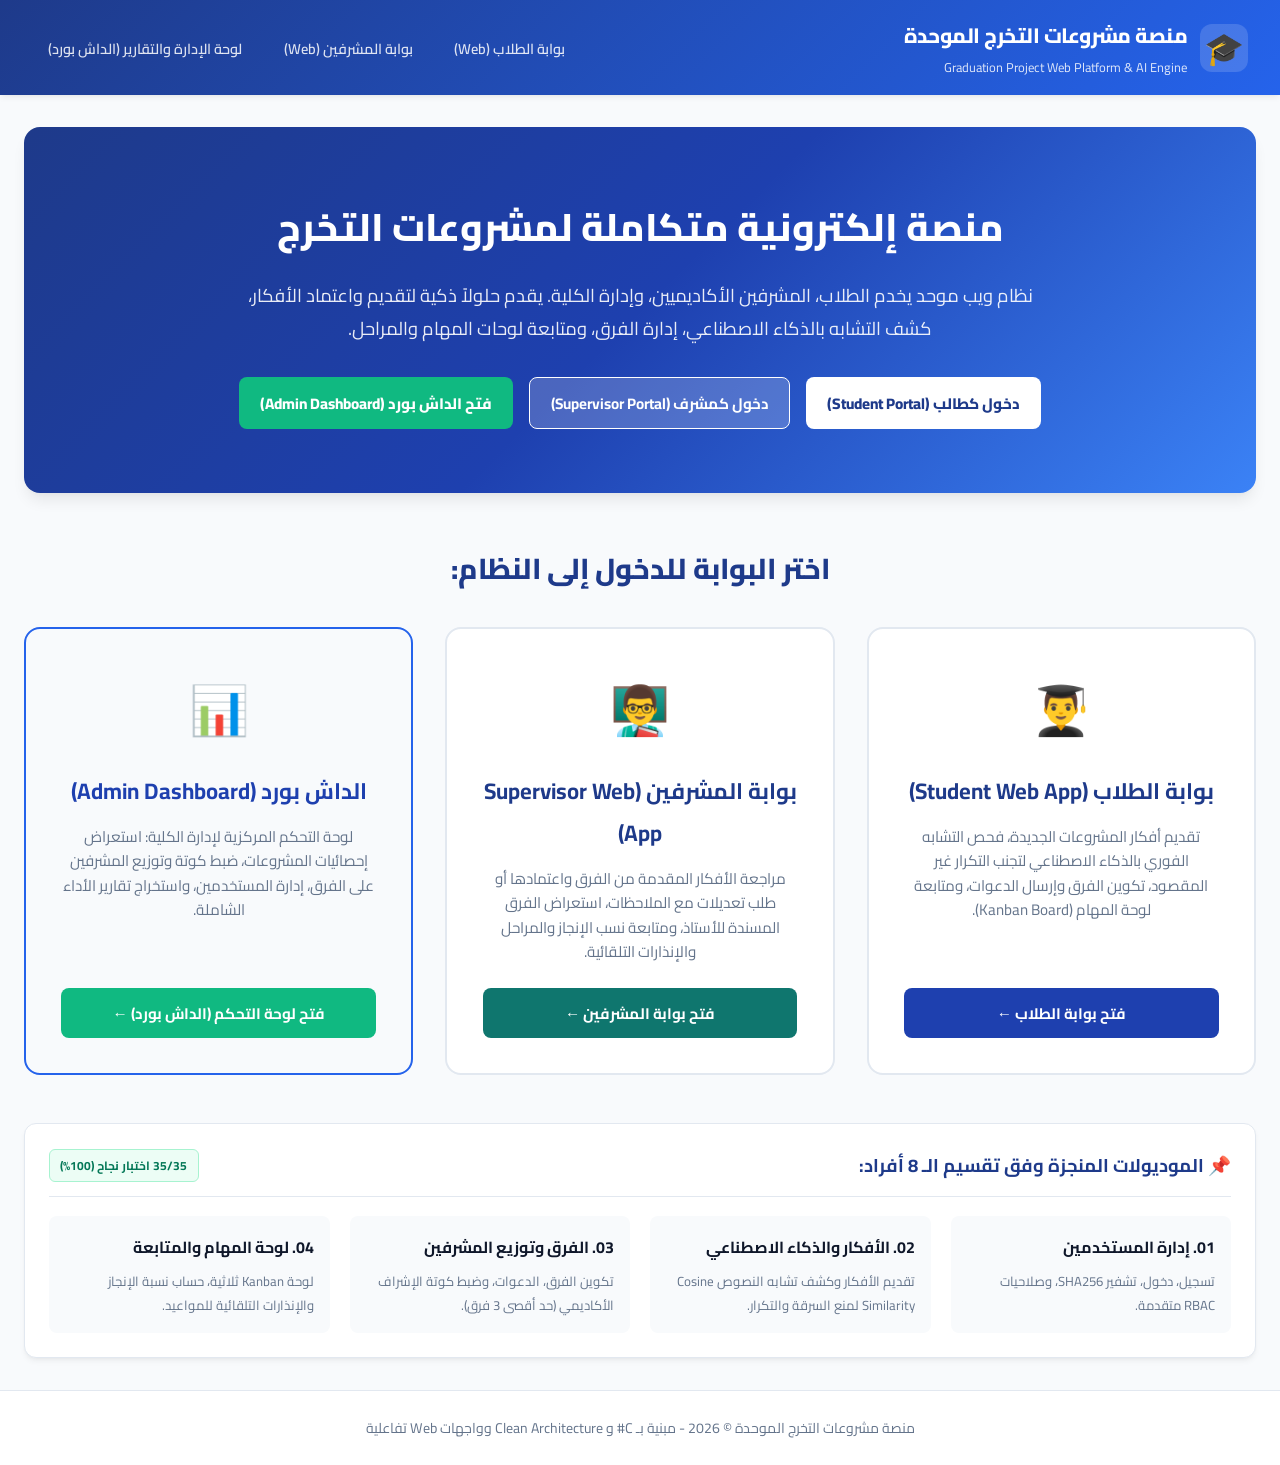
<file: src/WebUI/index.html>
<!DOCTYPE html>
<html lang="ar" dir="rtl">
<head>
    <meta charset="UTF-8">
    <meta name="viewport" content="width=device-width, initial-scale=1.0">
    <title>منصة مشروعات التخرج الموحدة | الرئيسية وتسجيل الدخول</title>
    <link href="https://fonts.googleapis.com/css2?family=Cairo:wght@400;600;700;800&display=swap" rel="stylesheet">
    <link rel="stylesheet" href="css/style.css">
    <style>
        .hero {
            background: linear-gradient(135deg, #1e3a8a 0%, #1e40af 50%, #3b82f6 100%);
            color: white;
            padding: 4rem 2rem;
            text-align: center;
            border-radius: 16px;
            margin-bottom: 3rem;
            box-shadow: var(--shadow-lg);
        }
        .hero h1 { font-size: 2.4rem; font-weight: 800; margin-bottom: 1rem; }
        .hero p { font-size: 1.15rem; max-width: 800px; margin: 0 auto 2rem; opacity: 0.9; line-height: 1.8; }
        .role-cards {
            display: grid;
            grid-template-columns: repeat(auto-fit, minmax(320px, 1fr));
            gap: 2rem;
            margin-bottom: 3rem;
        }
        .role-card {
            background: white;
            border: 2px solid var(--border);
            border-radius: 16px;
            padding: 2.2rem;
            text-align: center;
            transition: all 0.3s ease;
            display: flex;
            flex-direction: column;
            justify-content: space-between;
        }
        .role-card:hover {
            transform: translateY(-6px);
            border-color: var(--primary);
            box-shadow: var(--shadow-lg);
        }
        .role-icon {
            font-size: 3rem;
            margin-bottom: 1rem;
            display: inline-block;
        }
        .role-card h3 { font-size: 1.4rem; color: var(--primary-dark); margin-bottom: 0.8rem; }
        .role-card p { color: var(--text-muted); font-size: 0.95rem; line-height: 1.6; margin-bottom: 1.5rem; flex: 1; }
    </style>
</head>
<body>

    <nav class="navbar">
        <div class="nav-container">
            <a href="index.html" class="brand">
                <div class="brand-icon">🎓</div>
                <div class="brand-text">
                    <h1>منصة مشروعات التخرج الموحدة</h1>
                    <p>Graduation Project Web Platform & AI Engine</p>
                </div>
            </a>
            <ul class="nav-links">
                <li><a href="student.html" class="nav-link">بوابة الطلاب (Web)</a></li>
                <li><a href="supervisor.html" class="nav-link">بوابة المشرفين (Web)</a></li>
                <li><a href="admin.html" class="nav-link">لوحة الإدارة والتقارير (الداش بورد)</a></li>
            </ul>
        </div>
    </nav>

    <div class="main-wrapper">
        <div class="hero">
            <h1>منصة إلكترونية متكاملة لمشروعات التخرج</h1>
            <p>
                نظام ويب موحد يخدم الطلاب، المشرفين الأكاديميين، وإدارة الكلية. يقدم حلولاً ذكية لتقديم واعتماد الأفكار، كشف التشابه بالذكاء الاصطناعي، إدارة الفرق، ومتابعة لوحات المهام والمراحل.
            </p>
            <div style="display: flex; justify-content: center; gap: 1rem; flex-wrap: wrap;">
                <a href="student.html" class="btn" style="background: white; color: var(--primary-dark); font-weight: 800;">دخول كطالب (Student Portal)</a>
                <a href="supervisor.html" class="btn" style="background: rgba(255,255,255,0.2); border: 1px solid white;">دخول كمشرف (Supervisor Portal)</a>
                <a href="admin.html" class="btn btn-success" style="font-weight: 800;">فتح الداش بورد (Admin Dashboard)</a>
            </div>
        </div>

        <h2 style="text-align: center; margin-bottom: 2rem; font-size: 1.8rem; font-weight: 800; color: #1e3a8a;">
            اختر البوابة للدخول إلى النظام:
        </h2>

        <div class="role-cards">
            <!-- Student Web App -->
            <div class="role-card">
                <div>
                    <span class="role-icon">👨‍🎓</span>
                    <h3>بوابة الطلاب (Student Web App)</h3>
                    <p>
                        تقديم أفكار المشروعات الجديدة، فحص التشابه الفوري بالذكاء الاصطناعي لتجنب التكرار غير المقصود، تكوين الفرق وإرسال الدعوات، ومتابعة لوحة المهام (Kanban Board).
                    </p>
                </div>
                <a href="student.html" class="btn" style="width: 100%;">فتح بوابة الطلاب &larr;</a>
            </div>

            <!-- Supervisor Web App -->
            <div class="role-card">
                <div>
                    <span class="role-icon">👨‍🏫</span>
                    <h3>بوابة المشرفين (Supervisor Web App)</h3>
                    <p>
                        مراجعة الأفكار المقدمة من الفرق واعتمادها أو طلب تعديلات مع الملاحظات، استعراض الفرق المسندة للأستاذ، ومتابعة نسب الإنجاز والمراحل والإنذارات التلقائية.
                    </p>
                </div>
                <a href="supervisor.html" class="btn" style="width: 100%; background: #0f766e;">فتح بوابة المشرفين &larr;</a>
            </div>

            <!-- Admin Dashboard -->
            <div class="role-card" style="border-color: #2563eb; background: #f8fafc;">
                <div>
                    <span class="role-icon">📊</span>
                    <h3 style="color: #1e40af;">الداش بورد (Admin Dashboard)</h3>
                    <p>
                        لوحة التحكم المركزية لإدارة الكلية: استعراض إحصائيات المشروعات، ضبط كوتة وتوزيع المشرفين على الفرق، إدارة المستخدمين، واستخراج تقارير الأداء الشاملة.
                    </p>
                </div>
                <a href="admin.html" class="btn btn-success" style="width: 100%;">فتح لوحة التحكم (الداش بورد) &larr;</a>
            </div>
        </div>

        <!-- Project Overview Box -->
        <div class="card" style="margin-top: 2rem;">
            <div class="card-header">
                <span class="card-title">📌 الموديولات المنجزة وفق تقسيم الـ 8 أفراد:</span>
                <span class="badge badge-approved">35/35 اختبار نجاح (100%)</span>
            </div>
            <div class="grid-4" style="margin-bottom: 0;">
                <div style="padding: 1rem; background: #f8fafc; border-radius: 8px;">
                    <strong>01. إدارة المستخدمين</strong>
                    <p style="font-size: 0.82rem; color: var(--text-muted); margin-top: 0.4rem;">تسجيل، دخول، تشفير SHA256، وصلاحيات RBAC متقدمة.</p>
                </div>
                <div style="padding: 1rem; background: #f8fafc; border-radius: 8px;">
                    <strong>02. الأفكار والذكاء الاصطناعي</strong>
                    <p style="font-size: 0.82rem; color: var(--text-muted); margin-top: 0.4rem;">تقديم الأفكار وكشف تشابه النصوص Cosine Similarity لمنع السرقة والتكرار.</p>
                </div>
                <div style="padding: 1rem; background: #f8fafc; border-radius: 8px;">
                    <strong>03. الفرق وتوزيع المشرفين</strong>
                    <p style="font-size: 0.82rem; color: var(--text-muted); margin-top: 0.4rem;">تكوين الفرق، الدعوات، وضبط كوتة الإشراف الأكاديمي (حد أقصى 3 فرق).</p>
                </div>
                <div style="padding: 1rem; background: #f8fafc; border-radius: 8px;">
                    <strong>04. لوحة المهام والمتابعة</strong>
                    <p style="font-size: 0.82rem; color: var(--text-muted); margin-top: 0.4rem;">لوحة Kanban ثلاثية، حساب نسبة الإنجاز والإنذارات التلقائية للمواعيد.</p>
                </div>
            </div>
        </div>
    </div>

    <footer>
        منصة مشروعات التخرج الموحدة &copy; 2026 - مبنية بـ C# و Clean Architecture وواجهات Web تفاعلية
    </footer>

</body>
</html>
</file>
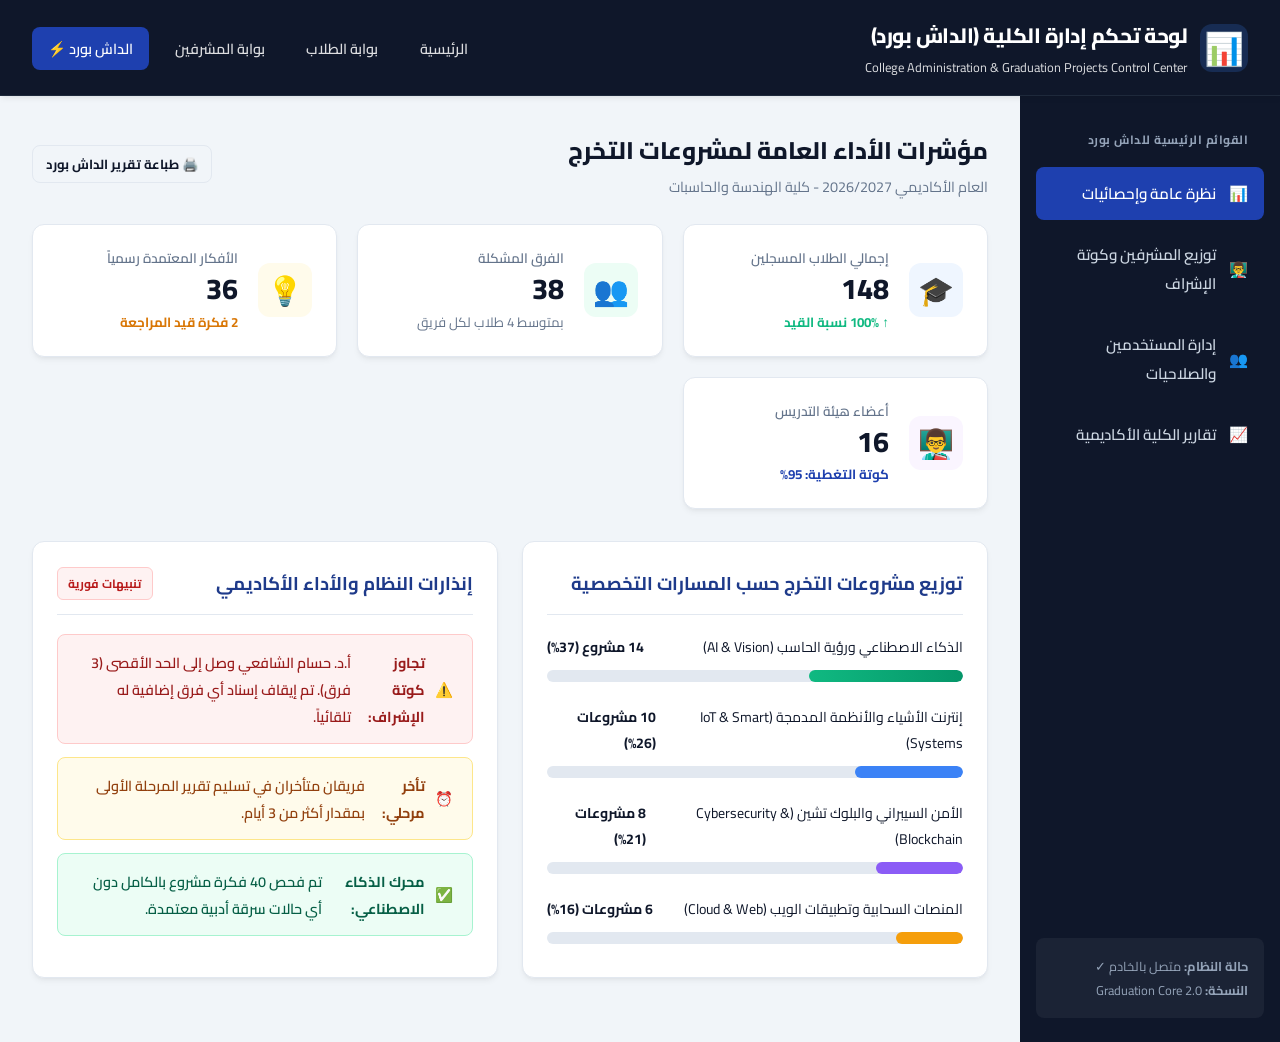
<file: src/WebUI/admin.html>
<!DOCTYPE html>
<html lang="ar" dir="rtl">
<head>
    <meta charset="UTF-8">
    <meta name="viewport" content="width=device-width, initial-scale=1.0">
    <title>لوحة تحكم إدارة الكلية | College Admin Dashboard (الداش بورد)</title>
    <link href="https://fonts.googleapis.com/css2?family=Cairo:wght@400;600;700;800&display=swap" rel="stylesheet">
    <link rel="stylesheet" href="css/style.css">
    <script src="js/api.js"></script>
    <style>
        body {
            background-color: #f1f5f9;
        }
    </style>
</head>
<body>

    <!-- Admin Top Navbar -->
    <nav class="navbar" style="background: #0f172a; border-bottom: 1px solid #1e293b;">
        <div class="nav-container">
            <a href="index.html" class="brand">
                <div class="brand-icon" style="background: rgba(59, 130, 246, 0.2); color: #60a5fa;">📊</div>
                <div class="brand-text">
                    <h1>لوحة تحكم إدارة الكلية (الداش بورد)</h1>
                    <p>College Administration & Graduation Projects Control Center</p>
                </div>
            </a>
            <ul class="nav-links">
                <li><a href="index.html" class="nav-link">الرئيسية</a></li>
                <li><a href="student.html" class="nav-link">بوابة الطلاب</a></li>
                <li><a href="supervisor.html" class="nav-link">بوابة المشرفين</a></li>
                <li><a href="admin.html" class="nav-link active" style="background: var(--primary);">الداش بورد ⚡</a></li>
            </ul>
        </div>
    </nav>

    <div class="dashboard-layout">
        <!-- Sidebar Navigation -->
        <aside class="sidebar">
            <div class="sidebar-title">القوائم الرئيسية للداش بورد</div>
            <a href="#overview" class="sidebar-link active" onclick="switchAdminSection('sec-overview', this)">
                <span>📊</span> نظرة عامة وإحصائيات
            </a>
            <a href="#supervisors" class="sidebar-link" onclick="switchAdminSection('sec-supervisors', this)">
                <span>👨‍🏫</span> توزيع المشرفين وكوتة الإشراف
            </a>
            <a href="#users" class="sidebar-link" onclick="switchAdminSection('sec-users', this)">
                <span>👥</span> إدارة المستخدمين والصلاحيات
            </a>
            <a href="#reports" class="sidebar-link" onclick="switchAdminSection('sec-reports', this)">
                <span>📈</span> تقارير الكلية الأكاديمية
            </a>

            <div style="margin-top: auto; padding: 1rem; background: rgba(255,255,255,0.05); border-radius: 8px; font-size: 0.8rem; color: #94a3b8;">
                <strong>حالة النظام:</strong> متصل بالخادم ✓<br>
                <strong>النسخة:</strong> Graduation Core 2.0
            </div>
        </aside>

        <!-- Main Dashboard Content -->
        <main class="dashboard-content">

            <!-- SECTION 1: Overview & KPIs -->
            <div id="sec-overview" class="admin-section">
                <div style="display: flex; justify-content: space-between; align-items: center; margin-bottom: 1.5rem; flex-wrap: wrap; gap: 1rem;">
                    <div>
                        <h2 style="font-size: 1.5rem; font-weight: 800; color: #0f172a;">مؤشرات الأداء العامة لمشروعات التخرج</h2>
                        <p style="font-size: 0.9rem; color: var(--text-muted);">العام الأكاديمي 2026/2027 - كلية الهندسة والحاسبات</p>
                    </div>
                    <button class="btn btn-sm btn-outline" onclick="window.print()">🖨️ طباعة تقرير الداش بورد</button>
                </div>

                <!-- 4 KPI Stat Cards -->
                <div class="grid-4">
                    <div class="stat-card">
                        <div class="stat-icon blue">🎓</div>
                        <div class="stat-info">
                            <h4>إجمالي الطلاب المسجلين</h4>
                            <div class="stat-value">148</div>
                            <small style="color: var(--success); font-weight: 700;">↑ 100% نسبة القيد</small>
                        </div>
                    </div>

                    <div class="stat-card">
                        <div class="stat-icon green">👥</div>
                        <div class="stat-info">
                            <h4>الفرق المشكلة</h4>
                            <div class="stat-value">38</div>
                            <small style="color: var(--text-muted);">بمتوسط 4 طلاب لكل فريق</small>
                        </div>
                    </div>

                    <div class="stat-card">
                        <div class="stat-icon amber">💡</div>
                        <div class="stat-info">
                            <h4>الأفكار المعتمدة رسمياً</h4>
                            <div class="stat-value">36</div>
                            <small style="color: #d97706; font-weight: 700;">2 فكرة قيد المراجعة</small>
                        </div>
                    </div>

                    <div class="stat-card">
                        <div class="stat-icon purple">👨‍🏫</div>
                        <div class="stat-info">
                            <h4>أعضاء هيئة التدريس</h4>
                            <div class="stat-value">16</div>
                            <small style="color: var(--primary); font-weight: 700;">كوتة التغطية: 95%</small>
                        </div>
                    </div>
                </div>

                <!-- Quick Snapshot Cards -->
                <div class="grid-2">
                    <div class="card">
                        <div class="card-header">
                            <span class="card-title">توزيع مشروعات التخرج حسب المسارات التخصصية</span>
                        </div>
                        <div style="display: flex; flex-direction: column; gap: 0.8rem;">
                            <div>
                                <div style="display: flex; justify-content: space-between; font-size: 0.88rem; margin-bottom: 0.2rem;">
                                    <span>الذكاء الاصطناعي ورؤية الحاسب (AI & Vision)</span>
                                    <strong>14 مشروع (37%)</strong>
                                </div>
                                <div class="progress-container"><div class="progress-bar" style="width: 37%;"></div></div>
                            </div>
                            <div>
                                <div style="display: flex; justify-content: space-between; font-size: 0.88rem; margin-bottom: 0.2rem;">
                                    <span>إنترنت الأشياء والأنظمة المدمجة (IoT & Smart Systems)</span>
                                    <strong>10 مشروعات (26%)</strong>
                                </div>
                                <div class="progress-container"><div class="progress-bar" style="width: 26%; background: #3b82f6;"></div></div>
                            </div>
                            <div>
                                <div style="display: flex; justify-content: space-between; font-size: 0.88rem; margin-bottom: 0.2rem;">
                                    <span>الأمن السيبراني والبلوك تشين (Cybersecurity & Blockchain)</span>
                                    <strong>8 مشروعات (21%)</strong>
                                </div>
                                <div class="progress-container"><div class="progress-bar" style="width: 21%; background: #8b5cf6;"></div></div>
                            </div>
                            <div>
                                <div style="display: flex; justify-content: space-between; font-size: 0.88rem; margin-bottom: 0.2rem;">
                                    <span>المنصات السحابية وتطبيقات الويب (Cloud & Web)</span>
                                    <strong>6 مشروعات (16%)</strong>
                                </div>
                                <div class="progress-container"><div class="progress-bar" style="width: 16%; background: #f59e0b;"></div></div>
                            </div>
                        </div>
                    </div>

                    <div class="card">
                        <div class="card-header">
                            <span class="card-title">إنذارات النظام والأداء الأكاديمي</span>
                            <span class="badge badge-admin">تنبيهات فورية</span>
                        </div>
                        <div class="alert alert-danger" style="margin-bottom: 0.8rem;">
                            ⚠️ <strong>تجاوز كوتة الإشراف:</strong> أ.د. حسام الشافعي وصل إلى الحد الأقصى (3 فرق). تم إيقاف إسناد أي فرق إضافية له تلقائياً.
                        </div>
                        <div class="alert alert-warning" style="margin-bottom: 0.8rem;">
                            ⏰ <strong>تأخر مرحلي:</strong> فريقان متأخران في تسليم تقرير المرحلة الأولى بمقدار أكثر من 3 أيام.
                        </div>
                        <div class="alert alert-success">
                            ✅ <strong>محرك الذكاء الاصطناعي:</strong> تم فحص 40 فكرة مشروع بالكامل دون أي حالات سرقة أدبية معتمدة.
                        </div>
                    </div>
                </div>
            </div>

            <!-- SECTION 2: Supervisor Allocation & Quotas -->
            <div id="sec-supervisors" class="admin-section" style="display: none;">
                <div class="card" style="margin-bottom: 2rem;">
                    <div class="card-header">
                        <span class="card-title">توزيع المشرفين وضبط كوتة الإشراف (Supervisor Quota Management)</span>
                        <span class="badge badge-student">Member 3</span>
                    </div>
                    <p style="font-size: 0.88rem; color: var(--text-muted); margin-bottom: 1.5rem;">
                        تطبيق قواعد الكلية الصارمة: <strong>الحد الأقصى للإشراف هو 3 فرق لكل أستاذ</strong> لضمان جودة المتابعة وعدالة توزيع الأعباء الأكاديمية.
                    </p>

                    <!-- Workload Progress Bars -->
                    <div class="grid-3" style="margin-bottom: 2rem;">
                        <div style="border: 1px solid var(--border); border-radius: 10px; padding: 1.2rem; background: white;">
                            <div style="display: flex; justify-content: space-between; align-items: center; margin-bottom: 0.5rem;">
                                <strong style="color: #1e3a8a;">د. مصطفى كامل</strong>
                                <span class="badge badge-approved">1 / 3 فرق</span>
                            </div>
                            <small style="color: var(--text-muted);">قسم علوم الحاسب | IoT & AI</small>
                            <div class="progress-container"><div class="progress-bar" style="width: 33.3%;"></div></div>
                            <span style="font-size: 0.8rem; color: var(--success); font-weight: 700;">متاح لإسناد فريقين إضافيين</span>
                        </div>

                        <div style="border: 1px solid var(--border); border-radius: 10px; padding: 1.2rem; background: white;">
                            <div style="display: flex; justify-content: space-between; align-items: center; margin-bottom: 0.5rem;">
                                <strong style="color: #1e3a8a;">د. رانيا محمود</strong>
                                <span class="badge badge-supervisor">2 / 3 فرق</span>
                            </div>
                            <small style="color: var(--text-muted);">قسم نظم المعلومات | Cloud</small>
                            <div class="progress-container"><div class="progress-bar" style="width: 66.6%; background: #f59e0b;"></div></div>
                            <span style="font-size: 0.8rem; color: #b45309; font-weight: 700;">متاح لإسناد فريق واحد فقط</span>
                        </div>

                        <div style="border: 2px solid #ef4444; border-radius: 10px; padding: 1.2rem; background: #fff5f5;">
                            <div style="display: flex; justify-content: space-between; align-items: center; margin-bottom: 0.5rem;">
                                <strong style="color: #991b1b;">أ.د. حسام الشافعي</strong>
                                <span class="badge badge-admin">3 / 3 فرق (ممتلئ!)</span>
                            </div>
                            <small style="color: var(--text-muted);">قسم علوم الحاسب | Deep Learning</small>
                            <div class="progress-container"><div class="progress-bar" style="width: 100%; background: #ef4444;"></div></div>
                            <span style="font-size: 0.8rem; color: #dc2626; font-weight: 800;">⛔ تم قفل السعة (مكتمل الكوتة)</span>
                        </div>
                    </div>

                    <!-- Assign Modal Form -->
                    <div style="background: #f8fafc; border: 1px solid var(--border); border-radius: 10px; padding: 1.5rem;">
                        <h3 style="font-size: 1.1rem; color: #1e3a8a; margin-bottom: 1rem;">إسناد مشرف أكاديمي لفريق طالب:</h3>
                        <div class="grid-3" style="margin-bottom: 1rem;">
                            <div class="form-group" style="margin-bottom: 0;">
                                <label>اختر الفريق الطلابي:</label>
                                <select id="selTeam" class="form-control">
                                    <option value="team_1">فريق رواد الطاقة الذكية (EnergyGrid)</option>
                                    <option value="team_2">فريق الرعاية الصحية الذكية (TeleHealth)</option>
                                    <option value="team_3">فريق حماية الهوية الرقمية (CyberShield)</option>
                                </select>
                            </div>
                            <div class="form-group" style="margin-bottom: 0;">
                                <label>اختر عضو هيئة التدريس:</label>
                                <select id="selDoc" class="form-control">
                                    <option value="dr_mostafa">د. مصطفى كامل (سعة متاحة: 1/3)</option>
                                    <option value="dr_rania">د. رانيا محمود (سعة متاحة: 2/3)</option>
                                    <option value="prof_hossam">أ.د. حسام الشافعي (مكتمل السعة: 3/3)</option>
                                </select>
                            </div>
                            <div style="display: flex; align-items: flex-end;">
                                <button class="btn btn-success" style="width: 100%; height: 44px;" onclick="handleSupervisorAssign()">
                                    تأكيد الإسناد والتحقق من الكوتة
                                </button>
                            </div>
                        </div>
                    </div>
                </div>
            </div>

            <!-- SECTION 3: Users & RBAC -->
            <div id="sec-users" class="admin-section" style="display: none;">
                <div class="card">
                    <div class="card-header">
                        <span class="card-title">إدارة المستخدمين والصلاحيات (Users & RBAC)</span>
                        <span class="badge badge-student">Member 1</span>
                    </div>

                    <div style="display: flex; justify-content: space-between; margin-bottom: 1rem; flex-wrap: wrap; gap: 0.5rem;">
                        <input type="text" placeholder="بحث بالاسم أو البريد الجامعي..." class="form-control" style="max-width: 300px;">
                        <div style="display: flex; gap: 0.5rem;">
                            <button class="btn btn-sm btn-outline active">الكل (148)</button>
                            <button class="btn btn-sm btn-outline">الطلاب</button>
                            <button class="btn btn-sm btn-outline">المشرفون</button>
                        </div>
                    </div>

                    <table class="table">
                        <thead>
                            <tr>
                                <th>اسم المستخدم</th>
                                <th>الاسم بالكامل</th>
                                <th>الدور (Role)</th>
                                <th>القسم الأكاديمي</th>
                                <th>الحالة</th>
                                <th>الإجراء</th>
                            </tr>
                        </thead>
                        <tbody>
                            <tr>
                                <td>ahmed_mansour</td>
                                <td><strong>أحمد منصور محمود</strong></td>
                                <td><span class="badge badge-student">Student</span></td>
                                <td>علوم الحاسب</td>
                                <td><span style="color: var(--success); font-weight: 700;">نشط</span></td>
                                <td><button class="btn btn-sm btn-outline" onclick="alert('تعديل صلاحيات المستخدم')">تعديل</button></td>
                            </tr>
                            <tr>
                                <td>dr_mostafa</td>
                                <td><strong>د. مصطفى كامل</strong></td>
                                <td><span class="badge badge-supervisor">Supervisor</span></td>
                                <td>علوم الحاسب</td>
                                <td><span style="color: var(--success); font-weight: 700;">نشط</span></td>
                                <td><button class="btn btn-sm btn-outline" onclick="alert('تعديل صلاحيات المستخدم')">تعديل</button></td>
                            </tr>
                            <tr>
                                <td>dean_admin</td>
                                <td><strong>أ.د. حسن شاكر (عميد الكلية)</strong></td>
                                <td><span class="badge badge-admin">Admin</span></td>
                                <td>إدارة الكلية</td>
                                <td><span style="color: var(--success); font-weight: 700;">نشط</span></td>
                                <td><button class="btn btn-sm btn-outline" onclick="alert('تعديل صلاحيات المستخدم')">تعديل</button></td>
                            </tr>
                            <tr>
                                <td>karim_nabil</td>
                                <td><strong>كريم نبيل عيسى</strong></td>
                                <td><span class="badge badge-student">Student</span></td>
                                <td>علوم الحاسب</td>
                                <td><span style="color: var(--success); font-weight: 700;">نشط</span></td>
                                <td><button class="btn btn-sm btn-outline" onclick="alert('تعديل صلاحيات المستخدم')">تعديل</button></td>
                            </tr>
                        </tbody>
                    </table>
                </div>
            </div>

            <!-- SECTION 4: College Reports -->
            <div id="sec-reports" class="admin-section" style="display: none;">
                <div class="card">
                    <div class="card-header">
                        <span class="card-title">التقارير الأكاديمية الرسمية للكلية (College Reports)</span>
                        <button class="btn btn-sm" onclick="alert('جاري توليد ملف PDF التجميعي...')">📥 تحميل تقرير PDF الشامل</button>
                    </div>
                    <p style="font-size: 0.9rem; color: var(--text-muted); margin-bottom: 1.5rem;">
                        تقارير شاملة معتمدة للجان الاعتماد والجودة (NAQAAE) ومجلس الكلية.
                    </p>

                    <div style="display: grid; grid-template-columns: repeat(auto-fit, minmax(280px, 1fr)); gap: 1rem;">
                        <div style="padding: 1.2rem; border: 1px solid var(--border); border-radius: 8px; background: white;">
                            <h4 style="color: #1e3a8a; margin-bottom: 0.5rem;">📄 تقرير تسليمات وتأخيرات المراحل</h4>
                            <p style="font-size: 0.82rem; color: var(--text-muted); margin-bottom: 1rem;">حصر تفصيلي للفرق الملتزمة بالجدول الزمني والفرق المتأخرة عن مواعيد التسليم.</p>
                            <button class="btn btn-sm btn-outline" style="width: 100%;">استعراض التقرير</button>
                        </div>

                        <div style="padding: 1.2rem; border: 1px solid var(--border); border-radius: 8px; background: white;">
                            <h4 style="color: #1e3a8a; margin-bottom: 0.5rem;">🤖 تقرير محرك الذكاء الاصطناعي للنزاهة</h4>
                            <p style="font-size: 0.82rem; color: var(--text-muted); margin-bottom: 1rem;">إحصائيات فحص التشابه والسرقات الأدبية في أفكار المشروعات ومقارنتها بالأرشيف.</p>
                            <button class="btn btn-sm btn-outline" style="width: 100%;">استعراض التقرير</button>
                        </div>

                        <div style="padding: 1.2rem; border: 1px solid var(--border); border-radius: 8px; background: white;">
                            <h4 style="color: #1e3a8a; margin-bottom: 0.5rem;">⚖️ تقرير توزيع أعباء هيئة التدريس</h4>
                            <p style="font-size: 0.82rem; color: var(--text-muted); margin-bottom: 1rem;">كشف رسمي بنصاب كل عضو هيئة تدريس من الفرق المشرف عليها وتوزيعه العادل.</p>
                            <button class="btn btn-sm btn-outline" style="width: 100%;">استعراض التقرير</button>
                        </div>
                    </div>
                </div>
            </div>

        </main>
    </div>

    <script>
        function switchAdminSection(secId, elem) {
            document.querySelectorAll('.sidebar-link').forEach(l => l.classList.remove('active'));
            document.querySelectorAll('.admin-section').forEach(s => s.style.display = 'none');
            elem.classList.add('active');
            document.getElementById(secId).style.display = 'block';
        }

        function handleSupervisorAssign() {
            const doc = document.getElementById('selDoc').value;
            const team = document.getElementById('selTeam').value;

            if(doc === 'prof_hossam') {
                alert('⛔ خطأ في إسناد المشرف (Supervisor Quota Exceeded):\n\nأ.د. حسام الشافعي وصل بالفعل إلى الحد الأقصى للسعة (3/3 فرق).\nيرفض النظام هذا الإجراء لضمان الالتزام بمعايير جودة الإشراف الأكاديمي.');
            } else {
                alert('✅ تم إسناد المشرف بنجاح للفريق وتحديث جدول الأعباء وسجل المتابعة!');
            }
        }
    </script>
</body>
</html>
</file>
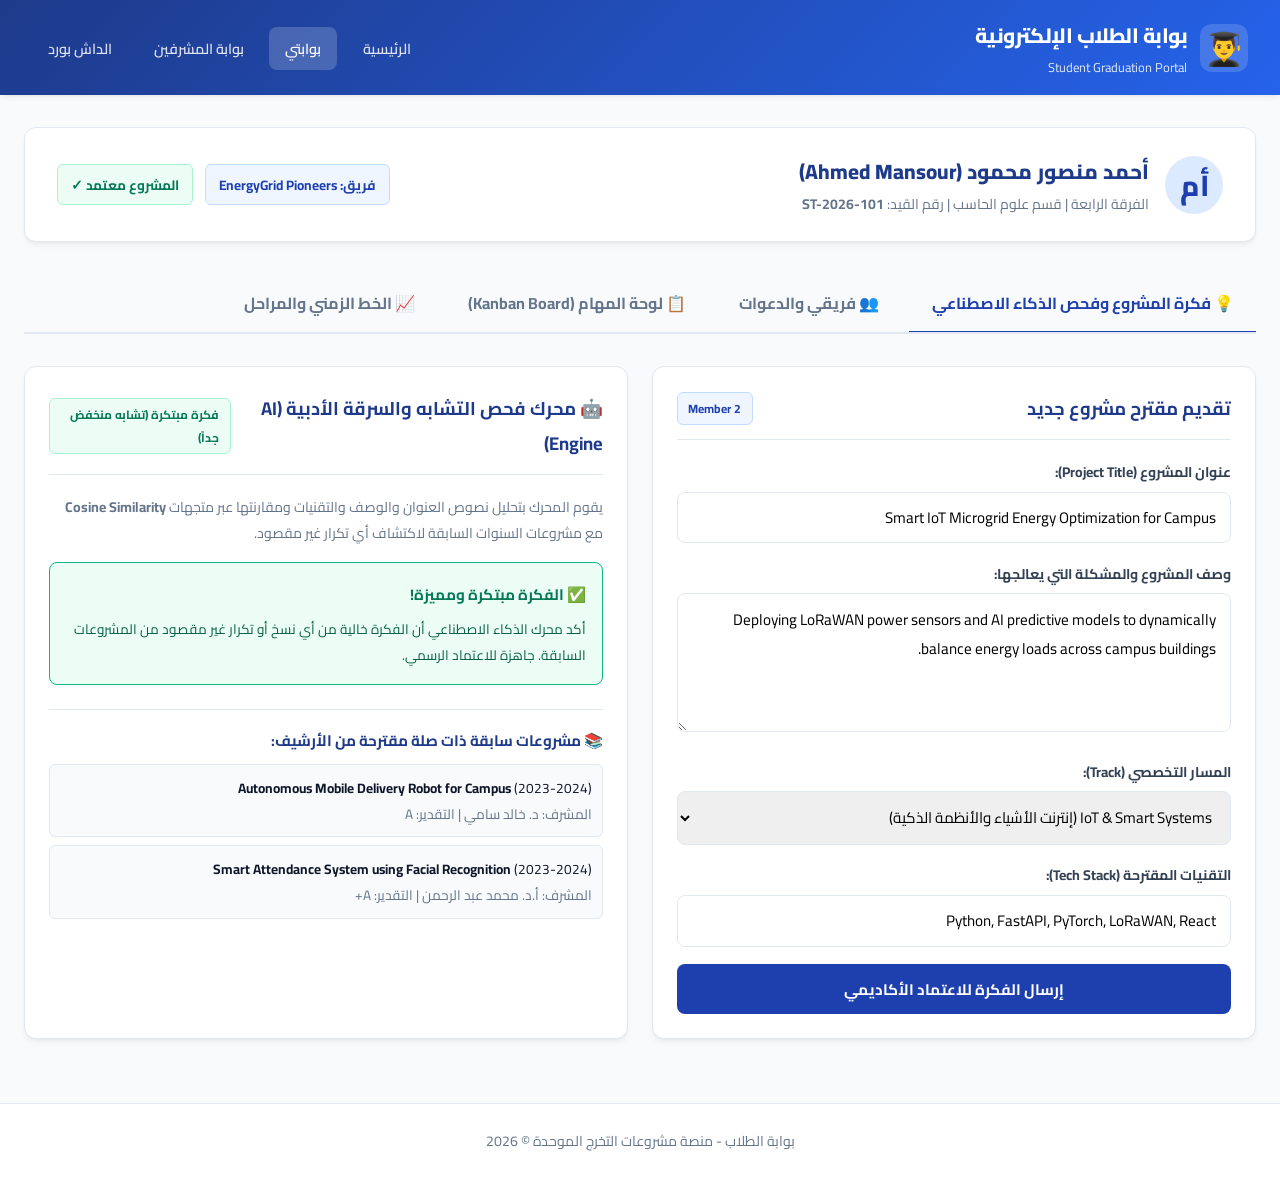
<file: src/WebUI/student.html>
<!DOCTYPE html>
<html lang="ar" dir="rtl">
<head>
    <meta charset="UTF-8">
    <meta name="viewport" content="width=device-width, initial-scale=1.0">
    <title>بوابة الطلاب | Graduation Student Web App</title>
    <link href="https://fonts.googleapis.com/css2?family=Cairo:wght@400;600;700;800&display=swap" rel="stylesheet">
    <link rel="stylesheet" href="css/style.css">
    <script src="js/api.js"></script>
    <style>
        .student-header {
            background: white;
            padding: 1.5rem 2rem;
            border-radius: 12px;
            border: 1px solid var(--border);
            margin-bottom: 2rem;
            display: flex;
            justify-content: space-between;
            align-items: center;
            flex-wrap: wrap;
            gap: 1rem;
            box-shadow: var(--shadow);
        }
        .student-avatar {
            display: flex;
            align-items: center;
            gap: 1rem;
        }
        .avatar-circle {
            width: 58px;
            height: 58px;
            background: #dbeafe;
            color: #1e40af;
            border-radius: 50%;
            display: flex;
            align-items: center;
            justify-content: center;
            font-size: 1.8rem;
            font-weight: 800;
        }
        .tabs-nav {
            display: flex;
            gap: 0.5rem;
            border-bottom: 2px solid var(--border);
            margin-bottom: 2rem;
            overflow-x: auto;
        }
        .tab-btn {
            background: none;
            border: none;
            padding: 0.85rem 1.4rem;
            font-size: 1rem;
            font-weight: 700;
            color: var(--text-muted);
            cursor: pointer;
            border-bottom: 3px solid transparent;
            margin-bottom: -2px;
            transition: all 0.2s;
            white-space: nowrap;
        }
        .tab-btn.active {
            color: var(--primary);
            border-bottom-color: var(--primary);
        }
        .tab-pane {
            display: none;
        }
        .tab-pane.active {
            display: block;
            animation: fadeIn 0.3s ease;
        }
        @keyframes fadeIn {
            from { opacity: 0; transform: translateY(4px); }
            to { opacity: 1; transform: translateY(0); }
        }
    </style>
</head>
<body>

    <nav class="navbar">
        <div class="nav-container">
            <a href="index.html" class="brand">
                <div class="brand-icon">👨‍🎓</div>
                <div class="brand-text">
                    <h1>بوابة الطلاب الإلكترونية</h1>
                    <p>Student Graduation Portal</p>
                </div>
            </a>
            <ul class="nav-links">
                <li><a href="index.html" class="nav-link">الرئيسية</a></li>
                <li><a href="student.html" class="nav-link active">بوابتي</a></li>
                <li><a href="supervisor.html" class="nav-link">بوابة المشرفين</a></li>
                <li><a href="admin.html" class="nav-link">الداش بورد</a></li>
            </ul>
        </div>
    </nav>

    <div class="main-wrapper">
        <!-- Student Info Header -->
        <div class="student-header">
            <div class="student-avatar">
                <div class="avatar-circle">أم</div>
                <div>
                    <h2 style="font-size: 1.3rem; font-weight: 800; color: #1e3a8a;">أحمد منصور محمود (Ahmed Mansour)</h2>
                    <p style="font-size: 0.88rem; color: var(--text-muted);">
                        الفرقة الرابعة | قسم علوم الحاسب | رقم القيد: <strong>ST-2026-101</strong>
                    </p>
                </div>
            </div>
            <div style="display: flex; gap: 0.8rem; align-items: center;">
                <span class="badge badge-student" style="font-size: 0.85rem; padding: 0.4rem 0.8rem;">فريق: EnergyGrid Pioneers</span>
                <span class="badge badge-approved" style="font-size: 0.85rem; padding: 0.4rem 0.8rem;">المشروع معتمد ✓</span>
            </div>
        </div>

        <!-- Navigation Tabs -->
        <div class="tabs-nav">
            <button class="tab-btn active" onclick="showTab('tab-ideas')">💡 فكرة المشروع وفحص الذكاء الاصطناعي</button>
            <button class="tab-btn" onclick="showTab('tab-team')">👥 فريقي والدعوات</button>
            <button class="tab-btn" onclick="showTab('tab-kanban')">📋 لوحة المهام (Kanban Board)</button>
            <button class="tab-btn" onclick="showTab('tab-timeline')">📈 الخط الزمني والمراحل</button>
        </div>

        <!-- TAB 1: Project Ideas & AI Checker -->
        <div id="tab-ideas" class="tab-pane active">
            <div class="grid-2">
                <!-- Submit Form -->
                <div class="card">
                    <div class="card-header">
                        <span class="card-title">تقديم مقترح مشروع جديد</span>
                        <span class="badge badge-student">Member 2</span>
                    </div>
                    <form onsubmit="submitIdea(event)">
                        <div class="form-group">
                            <label>عنوان المشروع (Project Title):</label>
                            <input type="text" id="ideaInputTitle" class="form-control" required 
                                   value="Smart IoT Microgrid Energy Optimization for Campus" 
                                   oninput="runLiveSimilarityCheck()">
                        </div>
                        <div class="form-group">
                            <label>وصف المشروع والمشكلة التي يعالجها:</label>
                            <textarea id="ideaInputDesc" class="form-control" rows="4" required 
                                      oninput="runLiveSimilarityCheck()">Deploying LoRaWAN power sensors and AI predictive models to dynamically balance energy loads across campus buildings.</textarea>
                        </div>
                        <div class="form-group">
                            <label>المسار التخصصي (Track):</label>
                            <select id="ideaTrack" class="form-control">
                                <option>IoT & Smart Systems (إنترنت الأشياء والأنظمة الذكية)</option>
                                <option>AI & Computer Vision (الذكاء الاصطناعي ورؤية الحاسب)</option>
                                <option>Cybersecurity & Blockchain (الأمن السيبراني والبلوك تشين)</option>
                                <option>Cloud & Web Platforms (الحوسبة السحابية والويب)</option>
                            </select>
                        </div>
                        <div class="form-group">
                            <label>التقنيات المقترحة (Tech Stack):</label>
                            <input type="text" id="ideaTech" class="form-control" value="Python, FastAPI, PyTorch, LoRaWAN, React">
                        </div>
                        <button type="submit" class="btn" style="width: 100%;">إرسال الفكرة للاعتماد الأكاديمي</button>
                    </form>
                </div>

                <!-- AI Plagiarism & Similarity Report -->
                <div class="card">
                    <div class="card-header">
                        <span class="card-title">🤖 محرك فحص التشابه والسرقة الأدبية (AI Engine)</span>
                        <span id="aiRiskBadge" class="badge badge-approved">فحص تلقائي نشط</span>
                    </div>
                    <p style="font-size: 0.88rem; color: var(--text-muted); margin-bottom: 1rem;">
                        يقوم المحرك بتحليل نصوص العنوان والوصف والتقنيات ومقارنتها عبر متجهات <strong dir="ltr">Cosine Similarity</strong> مع مشروعات السنوات السابقة لاكتشاف أي تكرار غير مقصود.
                    </p>

                    <!-- Results Box -->
                    <div id="aiResultBox">
                        <!-- Filled by JS -->
                    </div>

                    <!-- Suggestions from Archive -->
                    <div style="margin-top: 1.5rem; border-top: 1px solid var(--border); padding-top: 1rem;">
                        <h4 style="font-size: 0.95rem; font-weight: 700; margin-bottom: 0.6rem; color: #1e3a8a;">
                            📚 مشروعات سابقة ذات صلة مقترحة من الأرشيف:
                        </h4>
                        <div style="display: flex; flex-direction: column; gap: 0.5rem; font-size: 0.85rem;">
                            <div style="padding: 0.6rem; background: #f8fafc; border-radius: 6px; border: 1px solid var(--border);">
                                <strong>Autonomous Mobile Delivery Robot for Campus</strong> (2023-2024)<br>
                                <span style="color: var(--text-muted);">المشرف: د. خالد سامي | التقدير: A</span>
                            </div>
                            <div style="padding: 0.6rem; background: #f8fafc; border-radius: 6px; border: 1px solid var(--border);">
                                <strong>Smart Attendance System using Facial Recognition</strong> (2023-2024)<br>
                                <span style="color: var(--text-muted);">المشرف: أ.د. محمد عبد الرحمن | التقدير: A+</span>
                            </div>
                        </div>
                    </div>
                </div>
            </div>
        </div>

        <!-- TAB 2: Team & Invitations -->
        <div id="tab-team" class="tab-pane">
            <div class="grid-2">
                <div class="card">
                    <div class="card-header">
                        <span class="card-title">أعضاء الفريق (Team Roster)</span>
                        <span class="badge badge-student">السعة: 3 / 4 طلاب</span>
                    </div>
                    <div style="margin-bottom: 1.5rem;">
                        <h3 style="font-size: 1.15rem; color: #1e3a8a; margin-bottom: 0.4rem;">فريق رواد الطاقة الذكية (EnergyGrid Pioneers)</h3>
                        <p style="font-size: 0.88rem; color: var(--text-muted);">
                            المشرف الأكاديمي المسند: <strong>د. مصطفى كامل</strong> (قسم علوم الحاسب)
                        </p>
                    </div>

                    <table class="table">
                        <thead>
                            <tr>
                                <th>اسم الطالب</th>
                                <th>الدور في الفريق</th>
                                <th>الحالة</th>
                            </tr>
                        </thead>
                        <tbody>
                            <tr>
                                <td><strong>أحمد منصور</strong> (ST-101)</td>
                                <td><span class="badge badge-student">👑 قائد الفريق (Leader)</span></td>
                                <td><span style="color: var(--success); font-weight: 700;">نشط</span></td>
                            </tr>
                            <tr>
                                <td><strong>كريم نبيل</strong> (ST-102)</td>
                                <td>مهندس أجهزة مدمجة وإنترنت الأشياء</td>
                                <td><span style="color: var(--success); font-weight: 700;">نشط</span></td>
                            </tr>
                            <tr>
                                <td><strong>منى شوقي</strong> (ST-103)</td>
                                <td>مهندسة الذكاء الاصطناعي وتعلم الآلة</td>
                                <td><span style="color: var(--success); font-weight: 700;">نشط</span></td>
                            </tr>
                        </tbody>
                    </table>
                </div>

                <div class="card">
                    <div class="card-header">
                        <span class="card-title">إرسال دعوة انضمام لطالب زميل</span>
                        <span class="badge badge-student">Member 3</span>
                    </div>
                    <p style="font-size: 0.88rem; color: var(--text-muted); margin-bottom: 1.2rem;">
                        يمكن لقائد الفريق إرسال دعوة لطالب غير مسجل بفريق آخر حتى يكتمل الحد الأقصى (4 طلاب).
                    </p>
                    <div class="form-group">
                        <label>البريد الإلكتروني الجامعي للطالب المدعو:</label>
                        <input type="email" id="inviteEmail" class="form-control" placeholder="colleague@alexu.edu.eg">
                    </div>
                    <div class="form-group">
                        <label>الدور المقترح في المشروع:</label>
                        <select id="inviteRole" class="form-control">
                            <option>مهندس واجهات أمامية (Frontend Developer)</option>
                            <option>مهندس قواعد بيانات وسحابية (Cloud & DB)</option>
                            <option>مهندس جودة واختبار (QA & Testing Engineer)</option>
                        </select>
                    </div>
                    <button class="btn" style="width: 100%;" onclick="sendTeamInvite()">إرسال الدعوة الرسمية</button>

                    <div style="margin-top: 1.5rem; border-top: 1px solid var(--border); padding-top: 1rem;">
                        <span style="font-size: 0.85rem; font-weight: 700; color: #475569;">سجل الدعوات المرسلة:</span>
                        <div style="padding: 0.6rem; background: #fffbeb; border: 1px solid #fde68a; border-radius: 6px; margin-top: 0.5rem; font-size: 0.82rem;">
                            ⏳ تم إرسال دعوة للطالب: <strong>tarek.zaki@alexu.edu.eg</strong> (بانتظار الموافقة)
                        </div>
                    </div>
                </div>
            </div>
        </div>

        <!-- TAB 3: Interactive Kanban Board -->
        <div id="tab-kanban" class="tab-pane">
            <div style="display: flex; justify-content: space-between; align-items: center; margin-bottom: 1.5rem; flex-wrap: wrap; gap: 1rem;">
                <div>
                    <h2 style="font-size: 1.3rem; font-weight: 800; color: #1e3a8a;">لوحة متابعة المهام (Kanban Task Board)</h2>
                    <p style="font-size: 0.88rem; color: var(--text-muted);">اضغط على أزرار النقل لتحديث حالة المهمة بين الأعمدة وتحديث نسبة إنجاز المشروع فورياً.</p>
                </div>
                <button class="btn btn-sm" onclick="addNewTaskPrompt()">+ إضافة مهمة جديدة</button>
            </div>

            <div class="kanban-board">
                <!-- Column: To Do -->
                <div class="kanban-column">
                    <div class="kanban-header">
                        <h3>قيد الانتظار (To Do)</h3>
                        <span class="badge badge-student" id="todoCount">1</span>
                    </div>
                    <div class="kanban-cards" id="todoCards">
                        <div class="kanban-card">
                            <div style="display: flex; justify-content: space-between; margin-bottom: 0.4rem;">
                                <strong style="font-size: 0.95rem;">تدريب نموذج التنبؤ بالأحمال الكهربائية (LSTM)</strong>
                                <span class="badge badge-admin">Urgent</span>
                            </div>
                            <p style="font-size: 0.82rem; color: var(--text-muted); margin-bottom: 0.8rem;">تدريب شبكة LSTM على بيانات الاستهلاك الكهربائي للحرم الجامعي.</p>
                            <div style="display: flex; justify-content: space-between; align-items: center; font-size: 0.8rem;">
                                <span>المسؤول: <strong>منى شوقي</strong></span>
                                <button class="btn btn-sm" onclick="moveTask('task_4', 'InProgress')">بدء العمل &larr;</button>
                            </div>
                        </div>
                    </div>
                </div>

                <!-- Column: In Progress -->
                <div class="kanban-column">
                    <div class="kanban-header">
                        <h3>جاري العمل عليها (In Progress)</h3>
                        <span class="badge badge-supervisor" id="inProgCount">1</span>
                    </div>
                    <div class="kanban-cards" id="inProgCards">
                        <div class="kanban-card in-progress">
                            <div style="display: flex; justify-content: space-between; margin-bottom: 0.4rem;">
                                <strong style="font-size: 0.95rem;">تصميم دوائر حساسات الطاقة وتوصيل ESP32</strong>
                                <span class="badge badge-supervisor">High</span>
                            </div>
                            <p style="font-size: 0.82rem; color: var(--text-muted); margin-bottom: 0.8rem;">توصيل حساسات التيار والجهد ببروتوكول LoRaWAN اللاسلكي.</p>
                            <div style="display: flex; justify-content: space-between; align-items: center; font-size: 0.8rem;">
                                <span>المسؤول: <strong>كريم نبيل</strong></span>
                                <button class="btn btn-sm btn-success" onclick="moveTask('task_3', 'Completed')">إكمال المهمة ✓</button>
                            </div>
                        </div>
                    </div>
                </div>

                <!-- Column: Completed -->
                <div class="kanban-column">
                    <div class="kanban-header">
                        <h3>المكتملة بنجاح (Completed)</h3>
                        <span class="badge badge-approved" id="completedCount">2</span>
                    </div>
                    <div class="kanban-cards" id="completedCards">
                        <div class="kanban-card completed">
                            <div style="display: flex; justify-content: space-between; margin-bottom: 0.4rem;">
                                <strong style="font-size: 0.95rem;">إعداد وثيقة توصيف المتطلبات (SRS Document)</strong>
                                <span class="badge badge-approved">Completed</span>
                            </div>
                            <p style="font-size: 0.82rem; color: var(--text-muted); margin-bottom: 0.8rem;">تم تسليم وثيقة المتطلبات للمشرف الأكاديمي واعتمادها رسمياً.</p>
                            <div style="font-size: 0.8rem; color: var(--success); font-weight: 700;">
                                ✓ منجزة بواسطة: أحمد منصور
                            </div>
                        </div>
                        <div class="kanban-card completed">
                            <div style="display: flex; justify-content: space-between; margin-bottom: 0.4rem;">
                                <strong style="font-size: 0.95rem;">مراجعة وحصر الأبحاث السابقة (Literature Review)</strong>
                                <span class="badge badge-approved">Completed</span>
                            </div>
                            <p style="font-size: 0.82rem; color: var(--text-muted); margin-bottom: 0.8rem;">حصر وتلخيص 18 ورقة بحثية في IEEE حول smart campus microgrids.</p>
                            <div style="font-size: 0.8rem; color: var(--success); font-weight: 700;">
                                ✓ منجزة بواسطة: أحمد منصور
                            </div>
                        </div>
                    </div>
                </div>
            </div>
        </div>

        <!-- TAB 4: Timeline & Milestones -->
        <div id="tab-timeline" class="tab-pane">
            <div class="card" style="margin-bottom: 2rem;">
                <div class="card-header">
                    <span class="card-title">مؤشر الإنجاز الكلي للمشروع (Overall Progress)</span>
                    <span class="badge badge-approved" id="progressBadge" style="font-size: 0.95rem;">50.0% منجز</span>
                </div>
                <div class="progress-container" style="height: 18px;">
                    <div class="progress-bar" id="progressBar" style="width: 50%;"></div>
                </div>
                <div style="display: flex; justify-content: space-between; font-size: 0.88rem; color: var(--text-muted); margin-top: 0.6rem;">
                    <span>المرحلة النشطة: <strong>المرحلة 2 (التصميم المعماري وقواعد البيانات)</strong></span>
                    <span>المهام المنجزة: <strong id="progressStats">2 من أصل 4 مهام</strong></span>
                </div>
            </div>

            <!-- Deadlines & Milestones Grid -->
            <div class="grid-2">
                <div class="card">
                    <div class="card-header">
                        <span class="card-title">إنذارات وتنبيهات المواعيد (Deadline Alerts)</span>
                        <span class="badge badge-admin">نظام الإنذار الآلي</span>
                    </div>
                    <div class="alert alert-danger">
                        ⚠️ <strong>إنذار موعد متأخر:</strong> تسليم تقرير منتصف الفصل الأكاديمي متأخر بمقدار 4 أيام!
                    </div>
                    <div class="alert alert-warning">
                        ⏰ <strong>تنبيه موعد قادم:</strong> مناقشة المرحلة الثانية محددة بعد 3 أيام (20 نوفمبر).
                    </div>
                    <div class="alert alert-success">
                        ✅ <strong>تم الاعتماد:</strong> تم تسليم تقرير المرحلة الأولى للمشرف في الموعد المحدد.
                    </div>
                </div>

                <div class="card">
                    <div class="card-header">
                        <span class="card-title">مراحل مشروع التخرج القياسية (Milestones)</span>
                    </div>
                    <div style="display: flex; flex-direction: column; gap: 0.8rem;">
                        <div style="padding: 0.8rem; background: #ecfdf5; border: 1px solid #a7f3d0; border-radius: 8px;">
                            <strong> المرحلة 1: المقترح وتوصيف المتطلبات (SRS)</strong>
                            <span class="badge badge-approved" style="float: left;">✓ مكتملة</span>
                        </div>
                        <div style="padding: 0.8rem; background: #fffbeb; border: 1px solid #fde68a; border-radius: 8px;">
                            <strong> المرحلة 2: التصميم المعماري وقواعد البيانات</strong>
                            <span class="badge badge-supervisor" style="float: left;">جاري العمل</span>
                        </div>
                        <div style="padding: 0.8rem; background: #f8fafc; border: 1px solid var(--border); border-radius: 8px; opacity: 0.7;">
                            <strong> المرحلة 3: التطوير والبرمجة والتكامل (Implementation)</strong>
                            <span class="badge badge-student" style="float: left;">قادمة</span>
                        </div>
                        <div style="padding: 0.8rem; background: #f8fafc; border: 1px solid var(--border); border-radius: 8px; opacity: 0.7;">
                            <strong> المرحلة 4: الاختبارات والتوثيق والمناقشة النهائية</strong>
                            <span class="badge badge-student" style="float: left;">قادمة</span>
                        </div>
                    </div>
                </div>
            </div>
        </div>
    </div>

    <footer>
        بوابة الطلاب - منصة مشروعات التخرج الموحدة &copy; 2026
    </footer>

    <script>
        function showTab(tabId) {
            document.querySelectorAll('.tab-btn').forEach(b => b.classList.remove('active'));
            document.querySelectorAll('.tab-pane').forEach(p => p.classList.remove('active'));
            event.target.classList.add('active');
            document.getElementById(tabId).classList.add('active');
        }

        function runLiveSimilarityCheck() {
            const title = document.getElementById('ideaInputTitle').value;
            const desc = document.getElementById('ideaInputDesc').value;
            const tech = document.getElementById('ideaTech').value;
            const results = checkPlagiarismAndSimilarity(title, desc, tech);
            const box = document.getElementById('aiResultBox');
            const badge = document.getElementById('aiRiskBadge');

            if (results.length > 0) {
                const top = results[0];
                const pct = (top.score * 100).toFixed(1);

                if (top.risk === "High") {
                    badge.className = "badge badge-admin";
                    badge.innerText = `تحذير سرقة أدبية (${pct}%)!`;
                    box.innerHTML = `
                        <div style="background: #fef2f2; border: 2px solid #ef4444; border-radius: 8px; padding: 1rem;">
                            <strong style="color: #991b1b; font-size: 1rem;">⚠️ تم اكتشاف تشابه مرتفع جداً مع مشروع بأرشيف الكلية!</strong>
                            <p style="font-size: 0.85rem; margin-top: 0.5rem; line-height: 1.6;">
                                <strong>المشروع المطابق:</strong> ${top.matchedTitle} (${top.matchedYear})<br>
                                <strong>نسبة التطابق الرياضي:</strong> <span style="font-size: 1.1rem; font-weight: 800; color: #b91c1c;">${pct}%</span><br>
                                <strong>المصطلحات المشتركة:</strong> ${top.overlap.join(", ")}<br>
                                <strong>توجيه النظام:</strong> ${top.recommendation}
                            </p>
                        </div>
                    `;
                } else if (top.risk === "Moderate") {
                    badge.className = "badge badge-supervisor";
                    badge.innerText = `تشابه جزئي (${pct}%)`;
                    box.innerHTML = `
                        <div style="background: #fffbeb; border: 1px solid #f59e0b; border-radius: 8px; padding: 1rem;">
                            <strong style="color: #b45309;">⚠️ تشابه جزئي مع مشروع سابق (${top.matchedTitle})</strong>
                            <p style="font-size: 0.85rem; margin-top: 0.4rem;">
                                نسبة التشابه: ${pct}% - يرجى توضيح الفرق الجوهري والإضافة الجديدة.
                            </p>
                        </div>
                    `;
                } else {
                    renderNovelIdeaBox(box, badge);
                }
            } else {
                renderNovelIdeaBox(box, badge);
            }
        }

        function renderNovelIdeaBox(box, badge) {
            badge.className = "badge badge-approved";
            badge.innerText = "فكرة مبتكرة (تشابه منخفض جداً)";
            box.innerHTML = `
                <div style="background: #ecfdf5; border: 1px solid #10b981; border-radius: 8px; padding: 1rem;">
                    <strong style="color: #047857; font-size: 0.95rem;">✅ الفكرة مبتكرة ومميزة!</strong>
                    <p style="font-size: 0.85rem; color: #065f46; margin-top: 0.4rem;">
                        أكد محرك الذكاء الاصطناعي أن الفكرة خالية من أي نسخ أو تكرار غير مقصود من المشروعات السابقة. جاهزة للاعتماد الرسمي.
                    </p>
                </div>
            `;
        }

        function submitIdea(e) {
            e.preventDefault();
            alert("تم إرسال فكرة المشروع بنجاح إلى المشرف الأكاديمي د. مصطفى كامل للاعتماد!");
        }

        function sendTeamInvite() {
            const email = document.getElementById('inviteEmail').value;
            if(!email) { alert("يرجى إدخال البريد الجامعي للطالب"); return; }
            alert("تم إرسال دعوة الانضمام الرسمية بنجاح إلى: " + email);
            document.getElementById('inviteEmail').value = "";
        }

        function moveTask(taskId, newStatus) {
            alert("تم تحديث حالة المهمة بنجاح إلى: " + newStatus);
            // Dynamic update calculation
            const bar = document.getElementById('progressBar');
            const badge = document.getElementById('progressBadge');
            const stats = document.getElementById('progressStats');
            bar.style.width = "75%";
            badge.innerText = "75.0% منجز";
            stats.innerText = "3 من أصل 4 مهام";
        }

        function addNewTaskPrompt() {
            const title = prompt("أدخل عنوان المهمة الجديدة:");
            if(title) {
                alert("تم إضافة المهمة بنجاح إلى لوحة المهام (To Do).");
            }
        }

        // Initialize AI check on load
        window.addEventListener('DOMContentLoaded', runLiveSimilarityCheck);
    </script>
</body>
</html>
</file>
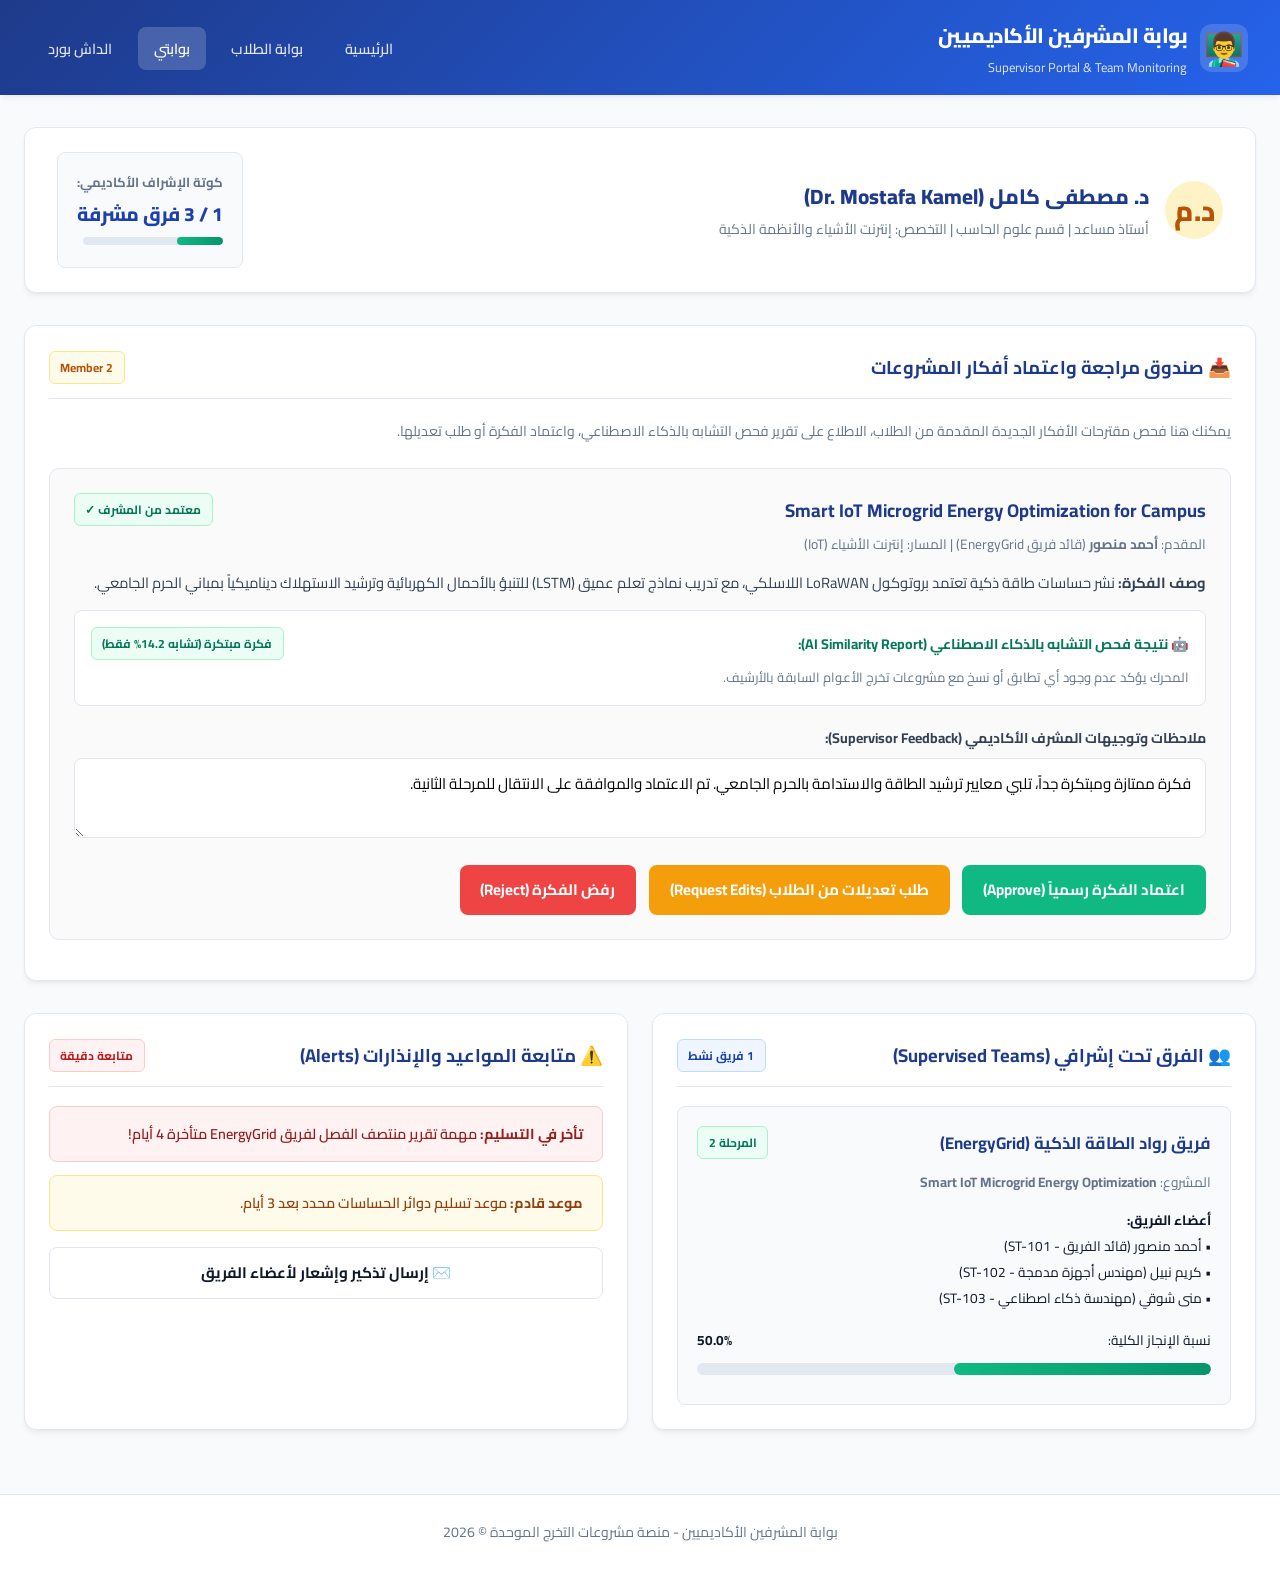
<file: src/WebUI/supervisor.html>
<!DOCTYPE html>
<html lang="ar" dir="rtl">
<head>
    <meta charset="UTF-8">
    <meta name="viewport" content="width=device-width, initial-scale=1.0">
    <title>بوابة المشرفين الأكاديميين | Supervisor Web App</title>
    <link href="https://fonts.googleapis.com/css2?family=Cairo:wght@400;600;700;800&display=swap" rel="stylesheet">
    <link rel="stylesheet" href="css/style.css">
    <script src="js/api.js"></script>
    <style>
        .doctor-header {
            background: white;
            padding: 1.5rem 2rem;
            border-radius: 12px;
            border: 1px solid var(--border);
            margin-bottom: 2rem;
            display: flex;
            justify-content: space-between;
            align-items: center;
            flex-wrap: wrap;
            gap: 1rem;
            box-shadow: var(--shadow);
        }
        .doctor-avatar {
            display: flex;
            align-items: center;
            gap: 1rem;
        }
        .avatar-circle-doc {
            width: 58px;
            height: 58px;
            background: #fef3c7;
            color: #b45309;
            border-radius: 50%;
            display: flex;
            align-items: center;
            justify-content: center;
            font-size: 1.8rem;
            font-weight: 800;
        }
    </style>
</head>
<body>

    <nav class="navbar">
        <div class="nav-container">
            <a href="index.html" class="brand">
                <div class="brand-icon">👨‍🏫</div>
                <div class="brand-text">
                    <h1>بوابة المشرفين الأكاديميين</h1>
                    <p>Supervisor Portal & Team Monitoring</p>
                </div>
            </a>
            <ul class="nav-links">
                <li><a href="index.html" class="nav-link">الرئيسية</a></li>
                <li><a href="student.html" class="nav-link">بوابة الطلاب</a></li>
                <li><a href="supervisor.html" class="nav-link active">بوابتي</a></li>
                <li><a href="admin.html" class="nav-link">الداش بورد</a></li>
            </ul>
        </div>
    </nav>

    <div class="main-wrapper">
        <!-- Supervisor Info Header -->
        <div class="doctor-header">
            <div class="doctor-avatar">
                <div class="avatar-circle-doc">د.م</div>
                <div>
                    <h2 style="font-size: 1.3rem; font-weight: 800; color: #1e3a8a;">د. مصطفى كامل (Dr. Mostafa Kamel)</h2>
                    <p style="font-size: 0.88rem; color: var(--text-muted);">
                        أستاذ مساعد | قسم علوم الحاسب | التخصص: إنترنت الأشياء والأنظمة الذكية
                    </p>
                </div>
            </div>
            <div style="background: #f8fafc; padding: 0.8rem 1.2rem; border-radius: 8px; border: 1px solid var(--border); text-align: center;">
                <span style="font-size: 0.82rem; color: var(--text-muted); font-weight: 700;">كوتة الإشراف الأكاديمي:</span>
                <div style="font-size: 1.2rem; font-weight: 800; color: var(--primary);">1 / 3 فرق مشرفة</div>
                <div class="progress-container" style="width: 140px; height: 8px; margin-top: 0.3rem;">
                    <div class="progress-bar" style="width: 33.3%;"></div>
                </div>
            </div>
        </div>

        <!-- Section 1: Pending Idea Reviews -->
        <div class="card" style="margin-bottom: 2rem;">
            <div class="card-header">
                <span class="card-title">📥 صندوق مراجعة واعتماد أفكار المشروعات</span>
                <span class="badge badge-supervisor">Member 2</span>
            </div>
            <p style="font-size: 0.88rem; color: var(--text-muted); margin-bottom: 1.5rem;">
                يمكنك هنا فحص مقترحات الأفكار الجديدة المقدمة من الطلاب، الاطلاع على تقرير فحص التشابه بالذكاء الاصطناعي، واعتماد الفكرة أو طلب تعديلها.
            </p>

            <!-- Idea Review Box -->
            <div style="border: 1px solid var(--border); border-radius: 10px; padding: 1.5rem; background: #fafafa; margin-bottom: 1rem;">
                <div style="display: flex; justify-content: space-between; align-items: flex-start; margin-bottom: 0.8rem; flex-wrap: wrap; gap: 0.5rem;">
                    <div>
                        <h3 style="font-size: 1.15rem; color: #1e3a8a; font-weight: 700;">
                            Smart IoT Microgrid Energy Optimization for Campus
                        </h3>
                        <span style="font-size: 0.85rem; color: var(--text-muted);">
                            المقدم: <strong>أحمد منصور</strong> (قائد فريق EnergyGrid) | المسار: إنترنت الأشياء (IoT)
                        </span>
                    </div>
                    <span class="badge badge-approved" id="currentIdeaStatus">معتمد من المشرف ✓</span>
                </div>

                <p style="font-size: 0.92rem; line-height: 1.6; color: #334155; margin-bottom: 1rem;">
                    <strong>وصف الفكرة:</strong> نشر حساسات طاقة ذكية تعتمد بروتوكول LoRaWAN اللاسلكي، مع تدريب نماذج تعلم عميق (LSTM) للتنبؤ بالأحمال الكهربائية وترشيد الاستهلاك ديناميكياً بمباني الحرم الجامعي.
                </p>

                <!-- AI Report Snapshot -->
                <div style="background: white; border: 1px solid var(--border); border-radius: 8px; padding: 1rem; margin-bottom: 1.2rem;">
                    <div style="display: flex; justify-content: space-between; align-items: center;">
                        <span style="font-weight: 700; font-size: 0.88rem; color: #047857;">
                            🤖 نتيجة فحص التشابه بالذكاء الاصطناعي (AI Similarity Report):
                        </span>
                        <span class="badge badge-approved">فكرة مبتكرة (تشابه 14.2% فقط)</span>
                    </div>
                    <p style="font-size: 0.82rem; color: var(--text-muted); margin-top: 0.3rem;">
                        المحرك يؤكد عدم وجود أي تطابق أو نسخ مع مشروعات تخرج الأعوام السابقة بالأرشيف.
                    </p>
                </div>

                <!-- Review Action Form -->
                <div class="form-group">
                    <label>ملاحظات وتوجيهات المشرف الأكاديمي (Supervisor Feedback):</label>
                    <textarea id="docNotes" class="form-control" rows="2">فكرة ممتازة ومبتكرة جداً، تلبي معايير ترشيد الطاقة والاستدامة بالحرم الجامعي. تم الاعتماد والموافقة على الانتقال للمرحلة الثانية.</textarea>
                </div>

                <div style="display: flex; gap: 0.8rem; flex-wrap: wrap;">
                    <button class="btn btn-success" onclick="decideIdea('Approved')">اعتماد الفكرة رسمياً (Approve)</button>
                    <button class="btn" style="background: var(--accent);" onclick="decideIdea('ModificationRequested')">طلب تعديلات من الطلاب (Request Edits)</button>
                    <button class="btn btn-danger" onclick="decideIdea('Rejected')">رفض الفكرة (Reject)</button>
                </div>
            </div>
        </div>

        <!-- Section 2: Supervised Teams & Progress Tracking -->
        <div class="grid-2">
            <!-- Supervised Teams Roster -->
            <div class="card">
                <div class="card-header">
                    <span class="card-title">👥 الفرق تحت إشرافي (Supervised Teams)</span>
                    <span class="badge badge-student">1 فريق نشط</span>
                </div>
                <div style="border: 1px solid var(--border); border-radius: 8px; padding: 1.2rem; background: #f8fafc;">
                    <div style="display: flex; justify-content: space-between; align-items: center; margin-bottom: 0.6rem;">
                        <h4 style="font-size: 1.05rem; color: #1e3a8a;">فريق رواد الطاقة الذكية (EnergyGrid)</h4>
                        <span class="badge badge-approved">المرحلة 2</span>
                    </div>
                    <p style="font-size: 0.85rem; color: var(--text-muted); margin-bottom: 0.8rem;">
                        المشروع: <strong>Smart IoT Microgrid Energy Optimization</strong>
                    </p>

                    <div style="font-size: 0.85rem; margin-bottom: 1rem;">
                        <strong>أعضاء الفريق:</strong><br>
                        • أحمد منصور (قائد الفريق - ST-101)<br>
                        • كريم نبيل (مهندس أجهزة مدمجة - ST-102)<br>
                        • منى شوقي (مهندسة ذكاء اصطناعي - ST-103)
                    </div>

                    <div style="display: flex; justify-content: space-between; font-size: 0.85rem; margin-bottom: 0.3rem;">
                        <span>نسبة الإنجاز الكلية:</span>
                        <strong>50.0%</strong>
                    </div>
                    <div class="progress-container">
                        <div class="progress-bar" style="width: 50%;"></div>
                    </div>
                </div>
            </div>

            <!-- Monitoring & Alerts -->
            <div class="card">
                <div class="card-header">
                    <span class="card-title">⚠️ متابعة المواعيد والإنذارات (Alerts)</span>
                    <span class="badge badge-admin">متابعة دقيقة</span>
                </div>
                <div class="alert alert-danger" style="margin-bottom: 0.8rem;">
                    <div>
                        <strong>تأخر في التسليم:</strong> مهمة تقرير منتصف الفصل لفريق EnergyGrid متأخرة 4 أيام!
                    </div>
                </div>
                <div class="alert alert-warning" style="margin-bottom: 1rem;">
                    <div>
                        <strong>موعد قادم:</strong> موعد تسليم دوائر الحساسات محدد بعد 3 أيام.
                    </div>
                </div>
                <button class="btn btn-outline" style="width: 100%;" onclick="sendReminderNotification()">
                    ✉️ إرسال تذكير وإشعار لأعضاء الفريق
                </button>
            </div>
        </div>
    </div>

    <footer>
        بوابة المشرفين الأكاديميين - منصة مشروعات التخرج الموحدة &copy; 2026
    </footer>

    <script>
        function decideIdea(decision) {
            const notes = document.getElementById('docNotes').value;
            const badge = document.getElementById('currentIdeaStatus');

            if(decision === 'Approved') {
                badge.className = 'badge badge-approved';
                badge.innerText = 'معتمد رسمياً ✓';
                alert('تم اعتماد فكرة المشروع رسمياً وإخطار الطلاب لبدء العمل في المراحل التنفيذية!');
            } else if(decision === 'ModificationRequested') {
                badge.className = 'badge badge-supervisor';
                badge.innerText = 'مطلوب تعديلات';
                alert('تم إرسال طلب التعديلات مع الملاحظات إلى الطلاب.');
            } else {
                badge.className = 'badge badge-admin';
                badge.innerText = 'مرفوض';
                alert('تم رفض الفكرة وإتاحة الفرصة للطلاب لتقديم مقترح بديل.');
            }
        }

        function sendReminderNotification() {
            alert('تم إرسال إشعار تذكير فوري إلى جميع أعضاء الفريق عبر المنصة والبريد الجامعي بنجاح!');
        }
    </script>
</body>
</html>
</file>
<file: src/WebUI/css/style.css>
/* ===== graduation platform modern stylesheet (rtl) ===== */
:root {
    --primary: #1e40af;
    --primary-light: #3b82f6;
    --primary-dark: #1e3a8a;
    --secondary: #0f766e;
    --accent: #f59e0b;
    --danger: #ef4444;
    --success: #10b981;
    --bg: #f8fafc;
    --card-bg: #ffffff;
    --sidebar-bg: #0f172a;
    --text-main: #0f172a;
    --text-muted: #64748b;
    --border: #e2e8f0;
    --shadow: 0 4px 6px -1px rgba(0, 0, 0, 0.05), 0 2px 4px -2px rgba(0, 0, 0, 0.05);
    --shadow-lg: 0 10px 15px -3px rgba(0, 0, 0, 0.08), 0 4px 6px -4px rgba(0, 0, 0, 0.04);
}

* {
    box-sizing: border-box;
    margin: 0;
    padding: 0;
    font-family: 'Cairo', -apple-system, BlinkMacSystemFont, 'Segoe UI', Roboto, sans-serif;
}

body {
    background-color: var(--bg);
    color: var(--text-main);
    min-height: 100vh;
    display: flex;
    flex-direction: column;
    direction: rtl;
}

/* Navbar */
.navbar {
    background: linear-gradient(135deg, #1e3a8a 0%, #2563eb 100%);
    color: white;
    padding: 1rem 2rem;
    box-shadow: var(--shadow);
    position: sticky;
    top: 0;
    z-index: 50;
}

.nav-container {
    max-width: 1400px;
    margin: 0 auto;
    display: flex;
    justify-content: space-between;
    align-items: center;
    flex-wrap: wrap;
    gap: 1rem;
}

.brand {
    display: flex;
    align-items: center;
    gap: 0.8rem;
    text-decoration: none;
    color: white;
}

.brand-icon {
    font-size: 2rem;
    background: rgba(255, 255, 255, 0.15);
    width: 48px;
    height: 48px;
    display: flex;
    align-items: center;
    justify-content: center;
    border-radius: 12px;
}

.brand-text h1 {
    font-size: 1.3rem;
    font-weight: 800;
    letter-spacing: -0.5px;
}

.brand-text p {
    font-size: 0.8rem;
    opacity: 0.85;
}

.nav-links {
    display: flex;
    align-items: center;
    gap: 0.6rem;
    list-style: none;
}

.nav-link {
    color: rgba(255, 255, 255, 0.85);
    text-decoration: none;
    font-weight: 600;
    font-size: 0.9rem;
    padding: 0.5rem 1rem;
    border-radius: 8px;
    transition: all 0.2s;
}

.nav-link:hover, .nav-link.active {
    color: white;
    background: rgba(255, 255, 255, 0.18);
}

.user-pill {
    display: flex;
    align-items: center;
    gap: 0.6rem;
    background: rgba(255, 255, 255, 0.12);
    padding: 0.35rem 0.8rem;
    border-radius: 9999px;
    font-size: 0.85rem;
}

/* Layout */
.main-wrapper {
    max-width: 1400px;
    margin: 2rem auto;
    padding: 0 1.5rem;
    flex: 1;
    width: 100%;
}

/* Admin Dashboard Specific Layout */
.dashboard-layout {
    display: flex;
    min-height: calc(100vh - 80px);
}

.sidebar {
    width: 260px;
    background: var(--sidebar-bg);
    color: white;
    padding: 1.5rem 1rem;
    display: flex;
    flex-direction: column;
    gap: 0.5rem;
}

.sidebar-title {
    font-size: 0.75rem;
    text-transform: uppercase;
    color: #94a3b8;
    padding: 0.5rem 1rem;
    font-weight: 700;
    letter-spacing: 0.5px;
}

.sidebar-link {
    display: flex;
    align-items: center;
    gap: 0.8rem;
    color: #cbd5e1;
    text-decoration: none;
    padding: 0.75rem 1rem;
    border-radius: 8px;
    font-weight: 600;
    font-size: 0.95rem;
    transition: all 0.2s;
}

.sidebar-link:hover, .sidebar-link.active {
    color: white;
    background: rgba(255, 255, 255, 0.1);
}

.sidebar-link.active {
    background: var(--primary);
}

.dashboard-content {
    flex: 1;
    padding: 2rem;
    background: #f1f5f9;
    overflow-y: auto;
}

/* Cards & Grid */
.grid-4 {
    display: grid;
    grid-template-columns: repeat(auto-fit, minmax(240px, 1fr));
    gap: 1.25rem;
    margin-bottom: 2rem;
}

.grid-2 {
    display: grid;
    grid-template-columns: repeat(auto-fit, minmax(450px, 1fr));
    gap: 1.5rem;
    margin-bottom: 2rem;
}

.grid-3 {
    display: grid;
    grid-template-columns: repeat(auto-fit, minmax(320px, 1fr));
    gap: 1.5rem;
    margin-bottom: 2rem;
}

.card {
    background: var(--card-bg);
    border-radius: 12px;
    padding: 1.5rem;
    border: 1px solid var(--border);
    box-shadow: var(--shadow);
}

.card-header {
    display: flex;
    justify-content: space-between;
    align-items: center;
    margin-bottom: 1.2rem;
    padding-bottom: 0.8rem;
    border-bottom: 1px solid var(--border);
}

.card-title {
    font-size: 1.15rem;
    font-weight: 700;
    color: var(--primary-dark);
}

/* Stat Cards */
.stat-card {
    background: white;
    border-radius: 12px;
    padding: 1.25rem 1.5rem;
    border: 1px solid var(--border);
    box-shadow: var(--shadow);
    display: flex;
    align-items: center;
    gap: 1.25rem;
}

.stat-icon {
    width: 54px;
    height: 54px;
    border-radius: 12px;
    display: flex;
    align-items: center;
    justify-content: center;
    font-size: 1.8rem;
}

.stat-icon.blue { background: #eff6ff; color: #2563eb; }
.stat-icon.green { background: #ecfdf5; color: #10b981; }
.stat-icon.amber { background: #fffbeb; color: #d97706; }
.stat-icon.purple { background: #faf5ff; color: #9333ea; }

.stat-info h4 {
    font-size: 0.85rem;
    color: var(--text-muted);
    font-weight: 600;
}

.stat-info .stat-value {
    font-size: 1.8rem;
    font-weight: 800;
    color: var(--text-main);
    line-height: 1.2;
}

/* Badges */
.badge {
    display: inline-block;
    padding: 0.25rem 0.65rem;
    border-radius: 6px;
    font-size: 0.75rem;
    font-weight: 700;
}

.badge-student { background: #eff6ff; color: #1e40af; border: 1px solid #bfdbfe; }
.badge-supervisor { background: #fffbeb; color: #b45309; border: 1px solid #fde68a; }
.badge-admin { background: #fef2f2; color: #b91c1c; border: 1px solid #fecaca; }
.badge-approved { background: #ecfdf5; color: #047857; border: 1px solid #a7f3d0; }
.badge-pending { background: #fffbeb; color: #b45309; border: 1px solid #fde68a; }
.badge-rejected { background: #fef2f2; color: #b91c1c; border: 1px solid #fecaca; }

/* Buttons */
.btn {
    display: inline-flex;
    align-items: center;
    justify-content: center;
    gap: 0.5rem;
    background: var(--primary);
    color: white;
    border: none;
    padding: 0.65rem 1.3rem;
    border-radius: 8px;
    font-weight: 700;
    font-size: 0.95rem;
    cursor: pointer;
    transition: all 0.2s;
    text-decoration: none;
}

.btn:hover { background: var(--primary-dark); }
.btn-success { background: var(--success); }
.btn-success:hover { background: #059669; }
.btn-danger { background: var(--danger); }
.btn-danger:hover { background: #dc2626; }
.btn-outline { background: transparent; border: 1px solid var(--border); color: var(--text-main); }
.btn-outline:hover { background: #f1f5f9; }
.btn-sm { padding: 0.35rem 0.8rem; font-size: 0.82rem; }

/* Forms */
.form-group {
    margin-bottom: 1.1rem;
}

.form-group label {
    display: block;
    margin-bottom: 0.4rem;
    font-weight: 700;
    font-size: 0.88rem;
    color: #334155;
}

.form-control {
    width: 100%;
    padding: 0.65rem 0.9rem;
    border: 1px solid var(--border);
    border-radius: 8px;
    font-size: 0.95rem;
    outline: none;
    transition: border-color 0.2s;
}

.form-control:focus {
    border-color: var(--primary);
    box-shadow: 0 0 0 3px rgba(37, 99, 235, 0.1);
}

/* Tables */
.table-responsive {
    overflow-x: auto;
}

.table {
    width: 100%;
    border-collapse: collapse;
    text-align: right;
    font-size: 0.92rem;
}

.table th {
    background: #f8fafc;
    color: #475569;
    font-weight: 700;
    padding: 0.8rem 1rem;
    border-bottom: 2px solid var(--border);
}

.table td {
    padding: 0.85rem 1rem;
    border-bottom: 1px solid var(--border);
    color: #334155;
}

.table tr:hover td {
    background: #f8fafc;
}

/* Kanban Board */
.kanban-board {
    display: grid;
    grid-template-columns: repeat(auto-fit, minmax(290px, 1fr));
    gap: 1.25rem;
}

.kanban-column {
    background: #f1f5f9;
    border-radius: 12px;
    padding: 1.2rem;
    min-height: 450px;
    display: flex;
    flex-direction: column;
}

.kanban-header {
    display: flex;
    justify-content: space-between;
    align-items: center;
    margin-bottom: 1rem;
    padding-bottom: 0.5rem;
    border-bottom: 2px solid #cbd5e1;
}

.kanban-header h3 {
    font-size: 1rem;
    font-weight: 800;
}

.kanban-cards {
    flex: 1;
    display: flex;
    flex-direction: column;
    gap: 0.8rem;
}

.kanban-card {
    background: white;
    padding: 1rem;
    border-radius: 8px;
    box-shadow: 0 1px 3px rgba(0,0,0,0.06);
    border-right: 4px solid var(--primary);
    transition: transform 0.2s;
}

.kanban-card:hover {
    transform: translateY(-2px);
    box-shadow: var(--shadow);
}

.kanban-card.in-progress { border-right-color: var(--accent); }
.kanban-card.completed { border-right-color: var(--success); }

/* Progress */
.progress-container {
    background: #e2e8f0;
    border-radius: 9999px;
    height: 12px;
    overflow: hidden;
    margin: 0.6rem 0;
}

.progress-bar {
    background: linear-gradient(90deg, #10b981, #059669);
    height: 100%;
    border-radius: 9999px;
    transition: width 0.4s ease;
}

/* Alert Boxes */
.alert {
    padding: 0.85rem 1.2rem;
    border-radius: 8px;
    margin-bottom: 1rem;
    font-size: 0.9rem;
    font-weight: 600;
    display: flex;
    align-items: center;
    gap: 0.6rem;
}

.alert-danger { background: #fef2f2; color: #991b1b; border: 1px solid #fecaca; }
.alert-warning { background: #fffbeb; color: #92400e; border: 1px solid #fde68a; }
.alert-success { background: #ecfdf5; color: #065f46; border: 1px solid #a7f3d0; }

/* Footer */
footer {
    background: white;
    border-top: 1px solid var(--border);
    text-align: center;
    padding: 1.5rem;
    color: var(--text-muted);
    font-size: 0.88rem;
    margin-top: auto;
}
</file>
